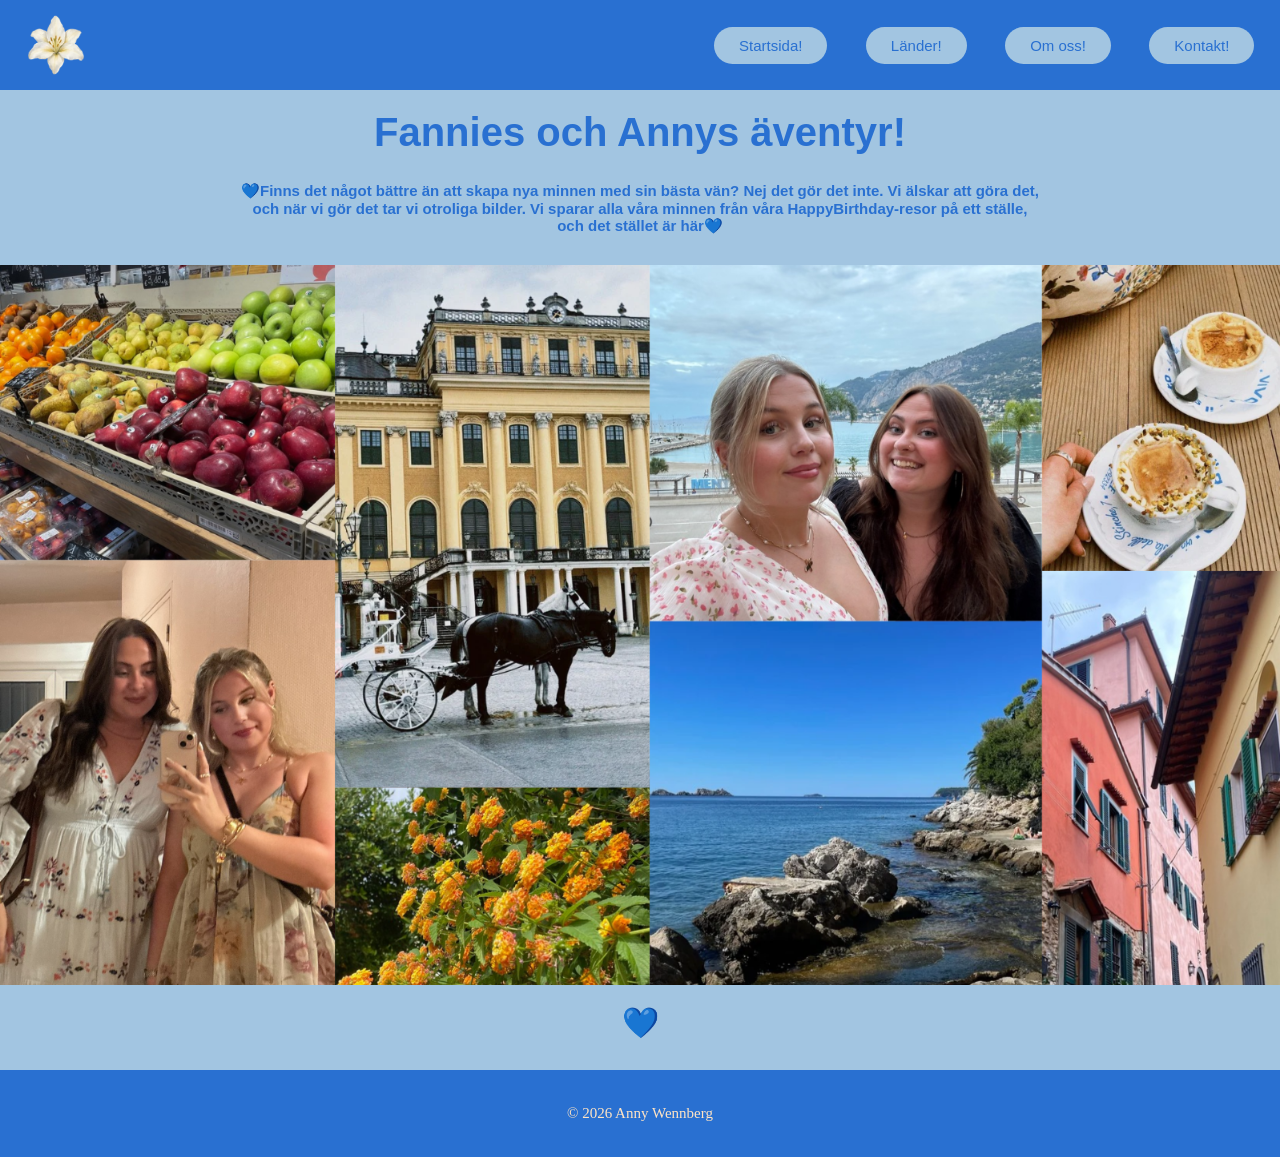
<file: index.html>
<!DOCTYPE html>
<html lang="sv">

<head>
    <meta charset="UTF-8">
    <meta name="viewport" content="width=device-width, initial-scale=1.0">
    <title>Fannies och Annys äventyr - Startsida</title>
    <link rel="stylesheet" href="Style/styles.css">
    <link rel="icon" type="image/png" href="Bilder/blomma.logga.png">
</head>

<body>

    <!--Den övre blå banderollen-->
    <header>
        <div>
            <a href="Blomman.html">
                <img src="Bilder/blomma.banderoll.png" class="headerbild" alt="Till Blomman-sidan">
            </a>
        </div>

        <nav>
            <a href="index.html" class="meny-knapp">Startsida!</a>
            <a href="länder.html" class="meny-knapp">Länder!</a>
            <a href="om-oss.html" class="meny-knapp">Om oss!</a>
            <a href="Kontakt.html" class="meny-knapp">Kontakt!</a>
        </nav>

    </header>

    <!--Rubrik och ingress-->
    <h1>Fannies och Annys äventyr!</h1>
    <h2>💙Finns det något bättre än att skapa nya minnen med sin bästa vän? Nej det gör det inte.
        Vi älskar att göra det, och när vi gör det tar vi otroliga bilder.
        Vi sparar alla våra minnen från våra HappyBirthday-resor på ett ställe, och det stället är här💙</h2>


    <!--Omslagsbilden och den lilla textrutan i bild-->
    <main>
        <div class="omslag">
        </div>
    </main>

    <h3>💙</h3>

    <!--Den nedre blå banderollen-->
    <footer>
        <p> © 2026 Anny Wennberg</p>
    </footer>

</body>

</html>
</file>
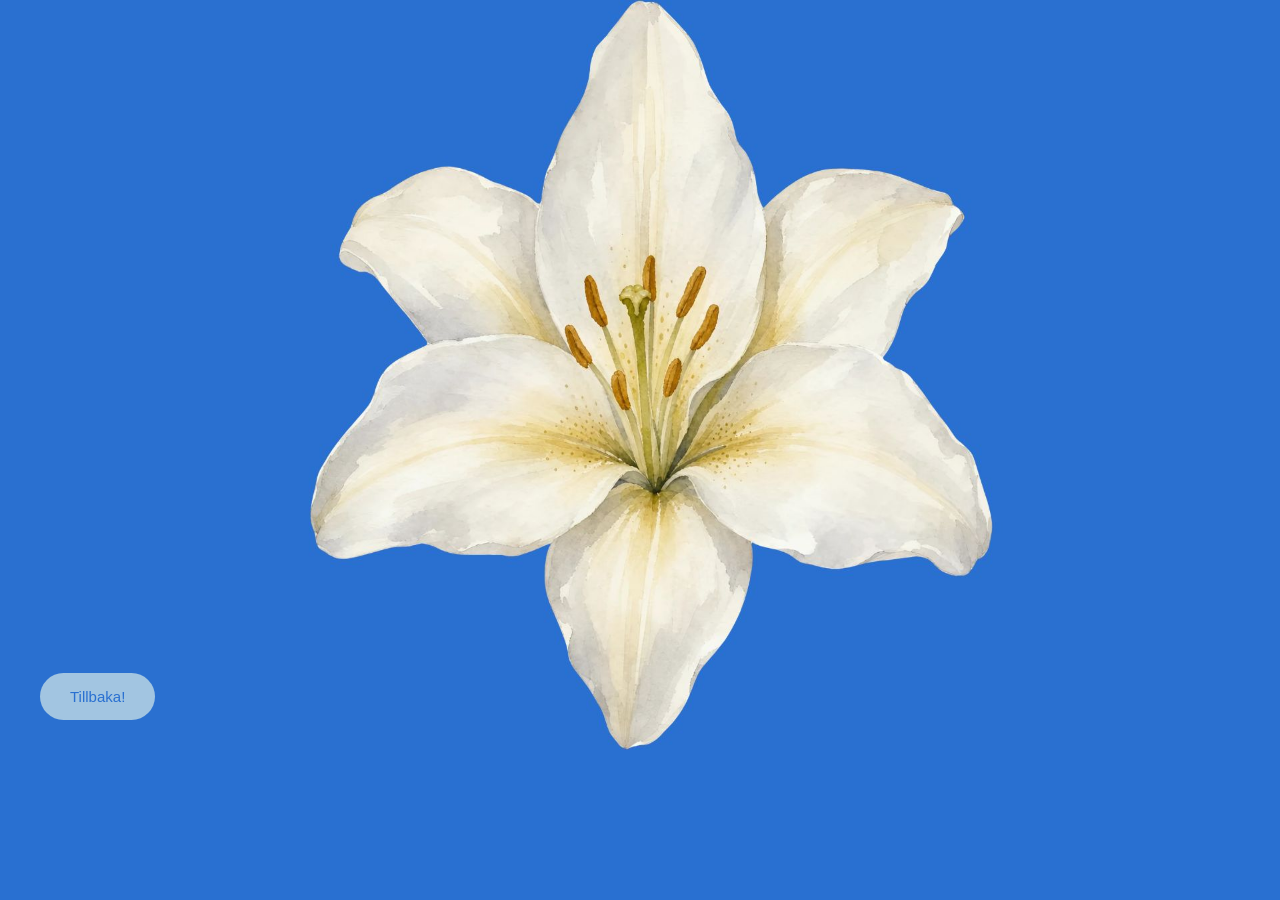
<file: Blomman.html>
<!DOCTYPE html>
<html lang="sv">

<head>
    <meta charset="UTF-8">
    <meta name="viewport" content="width=device-width, initial-scale=1.0">
    <title>Fannies och Annys äventyr - Blomman</title>
    <link rel="stylesheet" href="Style/styles.css">
</head>

<!--BLOMMA-->

<body class="Blomman">
    <div>
        <a href="index.html" class="tillbaka-knapp">
            Tillbaka!
        </a>
    </div>
</body>

</html>
</file>
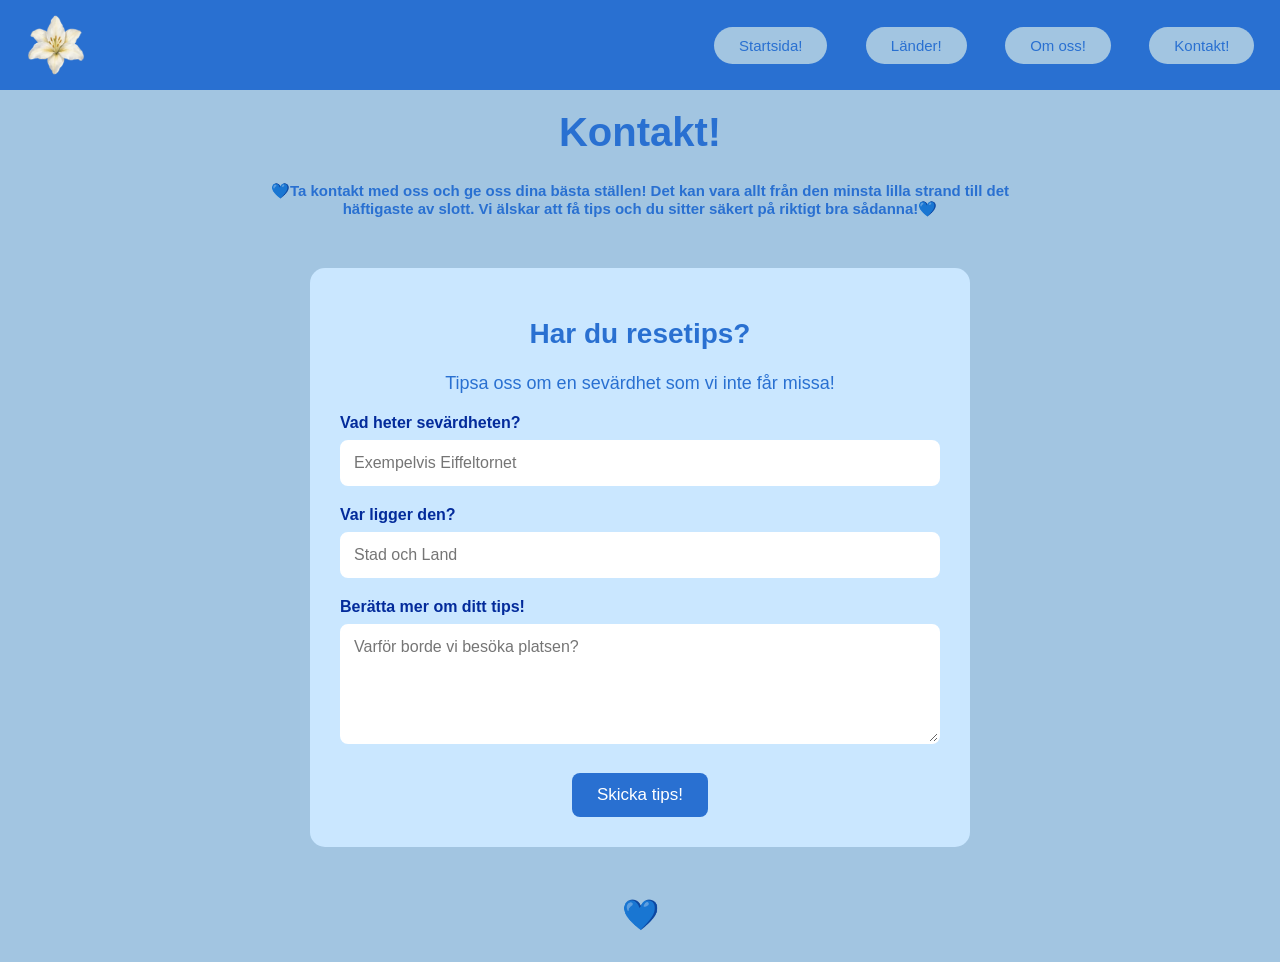
<file: Kontakt.html>
<!DOCTYPE html>
<html lang="sv">

<head>
  <meta charset="UTF-8">
  <meta name="viewport" content="width=device-width, initial-scale=1.0">
  <title>Fannies och Annys äventyr - Kontakt</title>
  <link rel="stylesheet" href="Style/styles.css">
</head>

<body class="Kontakt">

  <!--Den övre blå banderollen-->
  <header>
    <div>
      <a href="Blomman.html">
        <img src="Bilder/blomma.banderoll.png" class="headerbild" alt="Till Blomman-sidan">
      </a>
    </div>

    <nav>
      <a href="index.html" class="meny-knapp">Startsida!</a>
      <a href="länder.html" class="meny-knapp">Länder!</a>
      <a href="om-oss.html" class="meny-knapp">Om oss!</a>
      <a href="Kontakt.html" class="meny-knapp">Kontakt!</a>
    </nav>

  </header>



  <!--Rubrik och ingress-->
  <h1>Kontakt!</h1>
  <h2>💙Ta kontakt med oss och ge oss dina bästa ställen! Det kan vara allt från den minsta lilla strand till det
    häftigaste av slott. Vi älskar att få tips och du sitter säkert på riktigt bra sådanna!💙</h2>


  <!--Formuär för resetips-->
  <section class="resetips">
    <h2>Har du resetips?</h2>
    <p>Tipsa oss om en sevärdhet som vi inte får missa!</p>


    <form id="tipsform">
      <!--Första frågan-->
      <label for="sevärdhet">Vad heter sevärdheten?</label>
      <input type="text" id="sevardhet" required placeholder="Exempelvis Eiffeltornet">

      <!--Andra frågan-->
      <label for="plats">Var ligger den?</label>
      <input type="text" id="plats" required placeholder="Stad och Land">

      <!--Tredje frågan-->
      <label for="tips">Berätta mer om ditt tips!</label>
      <textarea id="tips" required placeholder="Varför borde vi besöka platsen?"></textarea>

      <!--Skicka in svar-->
      <button type="submit">Skicka tips!</button>
    </form>
  </section>

  <h3>💙</h3>

  <!--Kopplar till javascript-->
  <script src="Style/myscript.js"></script>

</body>

</html>
</file>
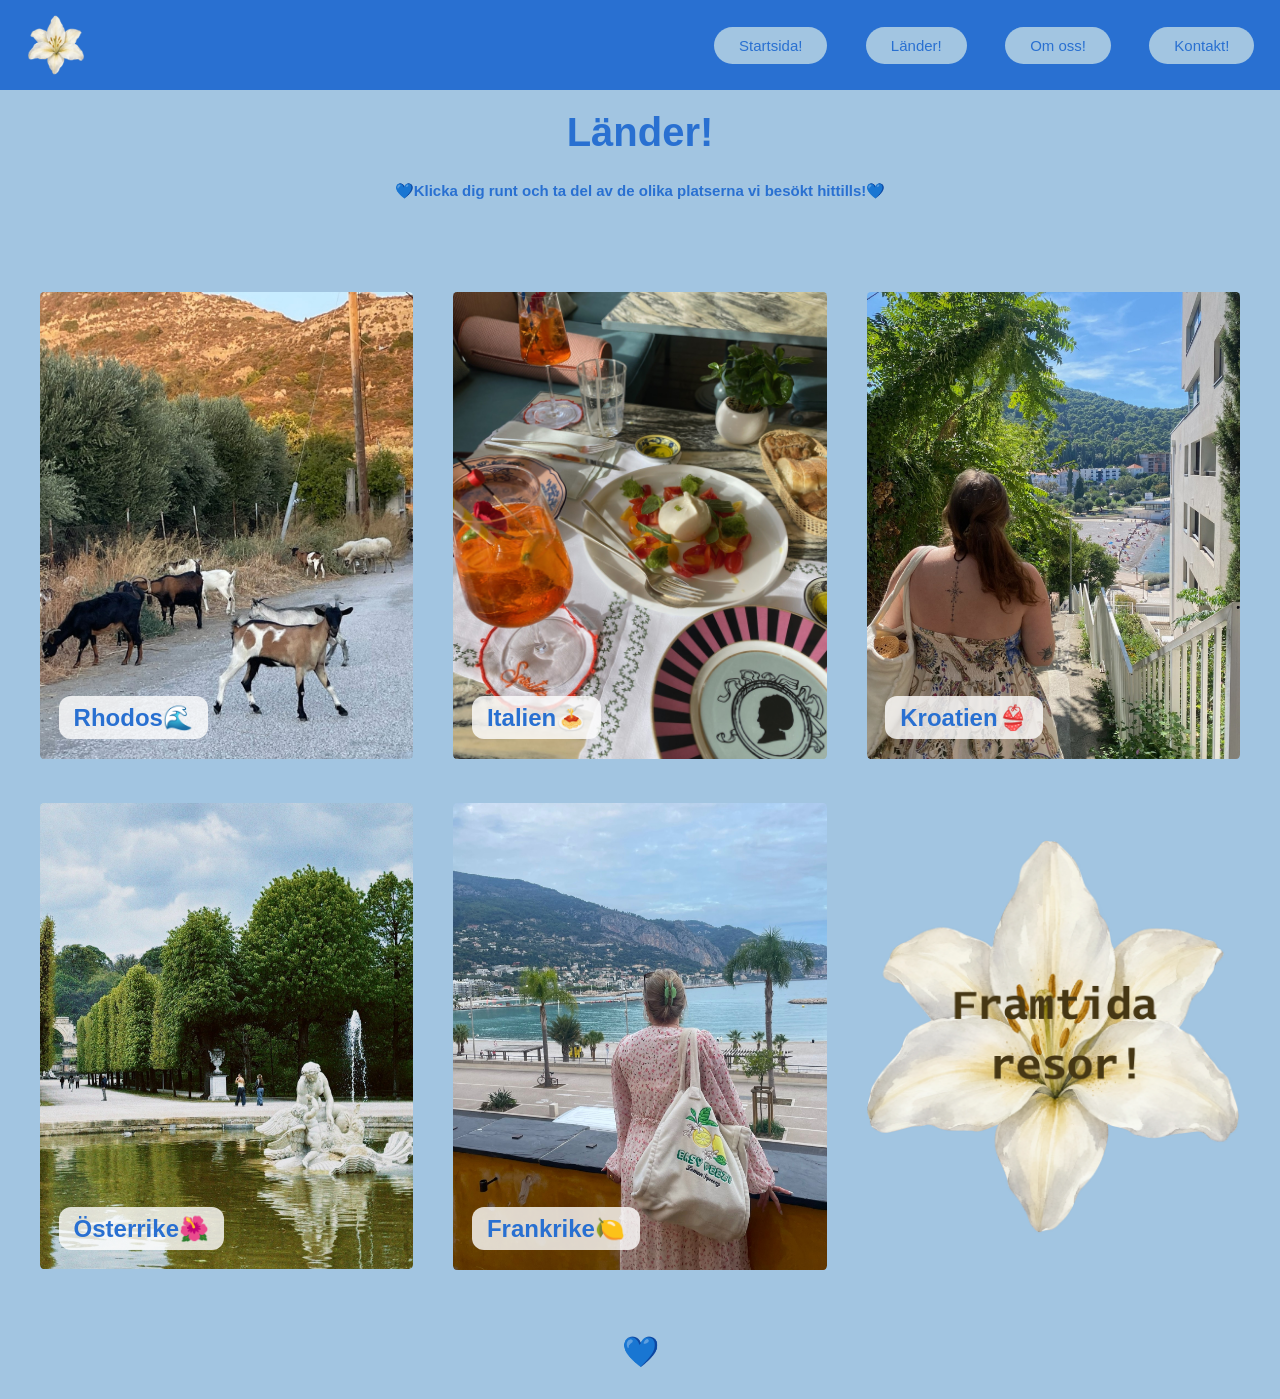
<file: länder.html>
<!DOCTYPE html>
<html lang="sv">

<head>
  <meta charset="UTF-8">
  <meta name="viewport" content="width=device-width, initial-scale=1.0">
  <title>Fannies och Annys äventyr - Länder</title>
  <link rel="stylesheet" href="Style/styles.css">
</head>

<script src="Style/myscript.js" defer></script>



<body class="länder">

  <!--Den övre blå banderollen-->
  <header>
    <div>
      <a href="Blomman.html">
        <img src="Bilder/blomma.banderoll.png" class="headerbild" alt="Till Blomman-sidan">
      </a>
    </div>

    <nav>
      <a href="index.html" class="meny-knapp">Startsida!</a>
      <a href="länder.html" class="meny-knapp">Länder!</a>
      <a href="om-oss.html" class="meny-knapp">Om oss!</a>
      <a href="Kontakt.html" class="meny-knapp">Kontakt!</a>
    </nav>

  </header>
  <!--Rubrik och ingress-->
  <h1>Länder!</h1>
  <h2>💙Klicka dig runt och ta del av de olika platserna vi besökt hittills!💙</h2>



  <main>
    <section class="galleri-intro">
    </section>
    <!--Bilderna och textrutorna i bilderna-->
    <section class="galleriet">
      <div class="bildkort">
        <img src="Bilder/rhodos.jpg" alt="Rhodos">
        <div class="bildtext">Rhodos🌊</div>
      </div>

      <div class="bildkort">
        <img src="Bilder/italien.jpg" alt="Italien">
        <div class="bildtext">Italien🍝</div>
      </div>

      <div class="bildkort">
        <img src="Bilder/kroatien.jpg" alt="Kroatien">
        <div class="bildtext">Kroatien👙</div>
      </div>

      <div class="bildkort">
        <img src="Bilder/österrike.jpg" alt="österrike">
        <div class="bildtext">Österrike🌺</div>
      </div>

      <div class="bildkort">
        <img src="Bilder/frankrike.jpg" alt="frankrike">
        <div class="bildtext">Frankrike🍋</div>
      </div>

      <!--Blomman längst ner med Java-scrpit-->
      <div class="bildkort-framtid" id="slumpa">
        <img src="Bilder/framtida-resor.png" alt="framtida-resor">
      </div>
    </section>
  </main>

  <!--Min lilla popup med våra nya resmål-->
  <div id="resultatpopup" class="popup">
    <div class="popup-innehåll">
      <span id="stangpopup">&times;</span>
      <p>Nästa resa blir till...</p>
      <h1 id="landresultat"></h1>

    </div>
  </div>

  <h3>💙</h3>
</body>

</html>
</file>
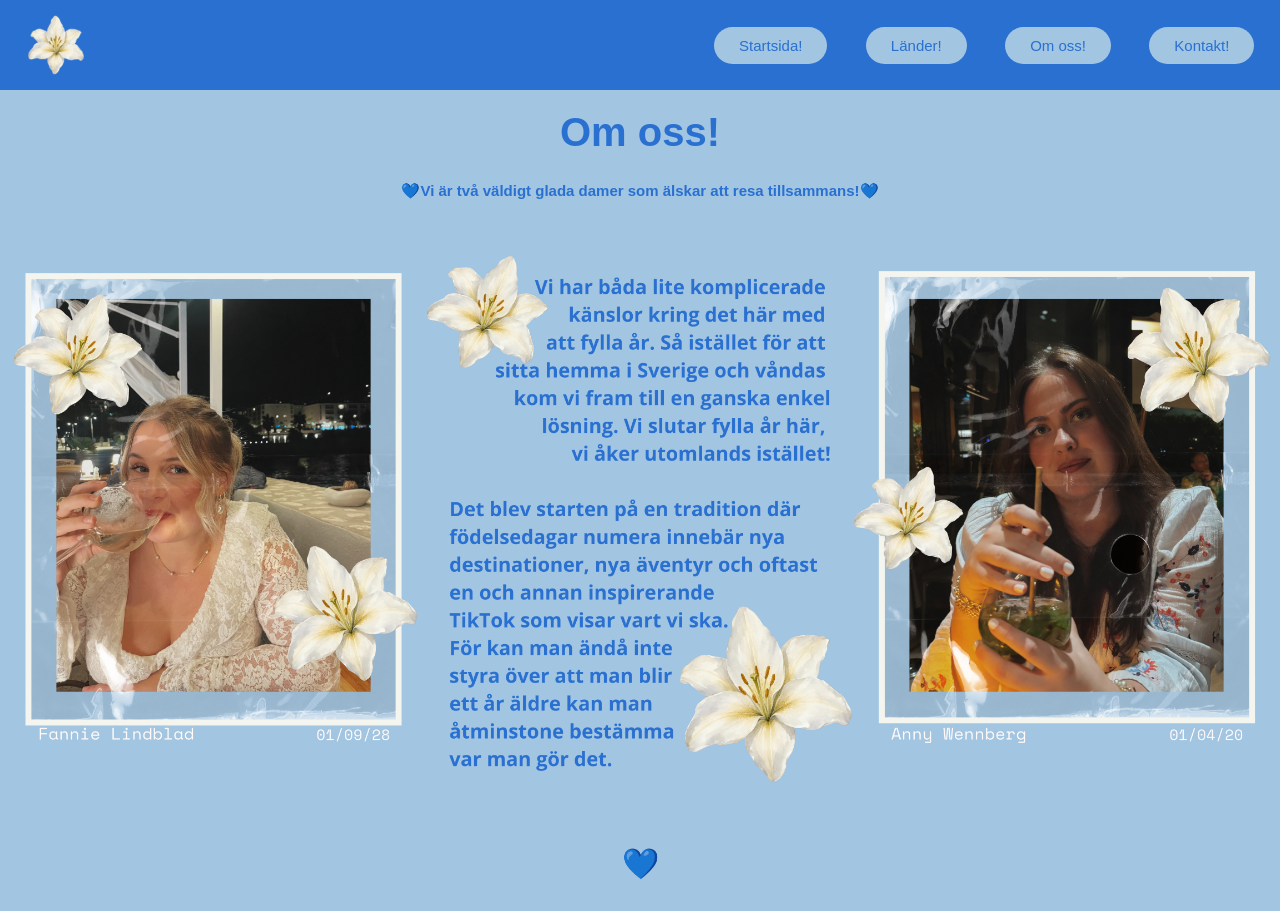
<file: om-oss.html>
<!DOCTYPE html>
<html lang="sv">

<head>
  <meta charset="UTF-8">
  <meta name="viewport" content="width=device-width, initial-scale=1.0">
  <title>Fannies och Annys äventyr - Om oss</title>
  <link rel="stylesheet" href="Style/styles.css">
</head>

<body class="om-oss">

  <!--Den övre blå banderollen-->
  <header>
    <div>
      <a href="Blomman.html">
        <img src="Bilder/blomma.banderoll.png" class="headerbild" alt="Till Blomman-sidan">
      </a>
    </div>

    <nav>
      <a href="index.html" class="meny-knapp">Startsida!</a>
      <a href="länder.html" class="meny-knapp">Länder!</a>
      <a href="om-oss.html" class="meny-knapp">Om oss!</a>
      <a href="Kontakt.html" class="meny-knapp">Kontakt!</a>
    </nav>

  </header>

  <!--Rubrik och ingress-->
  <h1>Om oss!</h1>
  <h2>💙Vi är två väldigt glada damer som älskar att resa tillsammans!💙</h2>


  <section class="om-oss-bilder">
    <div class="personbilder">
      <img src="Bilder/fannie.png" alt="Fannie">
    </div>

    <div class="personbilder">
      <img src="Bilder/text-om-oss.png" alt="Text om oss">
    </div>

    </div>

    <div class="personbilder">
      <img src="Bilder/anny.png" alt="Anny">
    </div>

  </section>

  <h3>💙</h3>
</body>

</html>
</file>
<file: Style/styles.css>
/*Första sidan*/
body {
    background-color: #a2c5e1;
    margin: 0;
    padding: 0;
}

/*Övre blå banderoll*/
header {
    background-color: #2970d1;
    color: #a2c5e1;
    padding: 15px 2%;
    min-height: 80px;
    height: auto;
    box-sizing: border-box;
    text-align: right;
    display: flex;
    justify-content: space-between;
    align-items: center;
    flex-wrap: wrap;
    gap: 15px;
}

/*avståndet mellan knapparna*/
nav {
    display: flex;
    gap: clamp(8px, 3vw, 50px);
    flex-wrap: wrap;
    justify-content: center;
    align-items: center;
}

/*knappar till nästa sida*/
nav a {
    text-decoration: none;
    color: #2970d1;
    background-color: #a2c5e1;
    padding: clamp(7px, 1.5vw, 10px) clamp(10px, 2vw, 25px);
    border-radius: 25px;
    font-size: clamp(11px, 1.2vw, 15px);
    transition: 0.3s;
}

/*effekten när man håller muspekare över knapparna*/
nav a:hover {
    transform: scale(1.10);
}

/* Stilen på knapparna*/
.meny-knapp {
    font-family: 'Lucida Grande', Geneva, Verdana, sans-serif;
}


/*den lilla blomman*/
.headerbild {
    width: 60px;
    height: auto;
    display: block;
    transition: transform 0.3s ease;
}

/* när muspekaren är över blomman*/
.headerbild:hover {
    background-color: #a2c5e1;
    color: #2970d1;
    transform: scale(1.10);
}


h1 {
    color: #2970d1;
    font-size: 40px;
    font-family: 'Lucida Grande', Geneva, Verdana, sans-serif;
    margin-top: 20px;
    text-align: center;
}

h2 {
    color: #2970d1;
    font-size: 15px;
    font-family: 'Lucida Grande', Geneva, Verdana, sans-serif;
    margin-top: 20px;
    text-align: center;
    max-width: 800px;
    width: 90%;
    margin-left: auto;
    margin-right: auto;

}

h3 {
    color: #2970d1;
    font-size: 30px;
    margin-top: 20px;
    text-align: center;
}

/*bilden på första sidan*/
.omslag {
    background-image: url(../Bilder/omslagsbild.png);
    background-size: 100% auto;
    background-position: center top;
    background-repeat: no-repeat;
    width: 100%;
    height: auto;
    aspect-ratio: 16/9;
    display: flex;
    align-items: flex-end;
    margin-top: 30px;
}


/*effekten när man håller muspekare över tillbaka knappen*/
.tillbaka-knapp:hover {
    transform: scale(1.10);
}

.tillbaka-knapp {
    display: block;
    width: fit-content;
    margin: 0 40px 0 auto;

    background-color: #a2c5e1;
    color: #2970d1;
    font-family: 'Lucida Grande', Geneva, Verdana, sans-serif;
    text-decoration: none;
    background-color: #a2c5e1;
    padding: 15px 30px;
    border-radius: 25px;
    font-size: 15px;
    transition: 0.3s;
}

/*Nedre blå banderoll*/
footer {
    background-color: #2970d1;
    color: bisque;
    text-align: center;
    font-family: Georgia, 'Times New Roman', Times, serif;
    font-size: 15px;
    margin-top: -0, 5%;
    padding: 20px
}

/*Blomman-sidan*/
.Blomman {
    background-color: #2970d1;
    background-image: url(../Bilder/blomma.storbild.jpg);
    background-size: 100% 100%;
    background-position: center top;
    background-repeat: no-repeat;
    width: 100%;
    height: auto;
    aspect-ratio: 16/9;
    display: flex;
    align-items: flex-end;
    margin-top: 30px;
}

body.Blomman .tillbaka-knapp {
    margin: 20px 0 30px 40px;
}


/*Formulär för resetips*/
.Kontakt .resetips {
    background-color: #cae7ff;
    padding: 30px;
    margin: 50px auto;
    max-width: 600px;
    border-radius: 15px;
    text-align: center;
    border: #032b9b;
}

/*Rubrik*/
.Kontakt .resetips h2 {
    color: #2970d1;
    font-size: 28px;
    font-family: 'Lucida Sans Unicode', Geneva, Verdana, sans-serif;
}

/*Texten*/
.Kontakt .resetips p {
    color: #2970d1;
    font-size: 18px;
    font-family: 'Lucida Sans Unicode', Geneva, Verdana, sans-serif;
}

/*Frågetext*/
.Kontakt .resetips label {
    display: block;
    text-align: left;
    margin-top: 20px;
    color: #032b9b;
    font-weight: bold;
    font-family: 'Lucida Grande', 'Lucida Sans Unicode', Geneva, Verdana, sans-serif;
}

/*Svarsrutor*/
.Kontakt .resetips input,
.Kontakt .resetips textarea {
    width: 100%;
    padding: 12px;
    margin-top: 8px;
    border: 2px solid white;
    border-radius: 8px;
    box-sizing: border-box;
    font-family: 'Lucida Grande', 'Lucida Sans Unicode', Geneva, Verdana, sans-serif;
    font-size: 16px;
}

/*Gör textrutan lite större*/
.Kontakt .resetips textarea {
    min-height: 120px;
    resize: vertical;
}

/*Skicka knapp*/
.Kontakt .resetips button {
    background-color: #2970d1;
    color: white;
    padding: 12px 25px;
    margin-top: 25px;
    border: none;
    border-radius: 8px;
    font-size: 17px;
    cursor: pointer;
    font-family: 'Lucida Grande', 'Lucida Sans Unicode', Geneva, Verdana, sans-serif;
}

/*När musen svävar över knappen*/
.Kontakt .resetips button:hover {
    transform: scale(1.10);
}


/* om oss-sidan*/
body.om-oss .tillbaka-knapp {
    background-color: #a2c5e1;
    color: #2970d1;
}

.om-oss-bilder {
    display: grid;
    grid-template-columns: repeat(3, minmax(0, 1fr));
    gap: 0px;
    padding: 0px;
}

.om-oss-bilder .personbilder {
    min-width: 0;
    width: 100%;
}

.personbilder img {
    width: 100%;
    max-width: 100%;
    min-width: 0;
    height: auto;
    display: block;
    object-fit: cover;
    border-radius: 5%;
    margin-top: 40px;
    margin-bottom: 40px;
    box-sizing: border-box;
}


/*flytta rubrikbilderna närmare blomman*/
.länder header .rubriker,
.Kontakt header .rubriker,
.om-oss header .rubriker {
    transform: translateX();
}


/* Länder-sidan*/
body.länder .tillbaka-knapp {
    background-color: #a2c5e1;
    color: #2970d1;
}

/*Bildgalleriet på alla resorna*/
.galleri-intro {
    text-align: center;
    padding: 20px;
}

.galleriet {
    display: grid;
    grid-template-columns: repeat(3, 1fr);
    gap: 40px;
    padding: 40px;
}

.galleriet img {
    width: 100%;
    height: auto;
    object-fit: cover;
    border-radius: 1%;
    border-color: white;
}

.bildkort {
    position: relative;
    transition: 0.3s ease;
}

.bildtext {
    position: absolute;
    bottom: 5%;
    left: 5%;
    color: #2970d1;
    font-family: 'Lucida Grande', Geneva, Verdana, sans-serif;
    font-weight: bold;
    font-size: clamp(10px, 2vw, 24px);
    background-color: rgba(255, 255, 255, 0.8);
    padding: 2% 4%;
    border-radius: 12px;
}

/*Bilden på blomman längst ner*/
.bildkort-framtid {
    position: relative;
}

.bildkort-framtid .bildtext {
    position: absolute;
    top: 50%;
    left: 50%;
    bottom: auto;
    color: #463610;
    background-color: transparent;
    transform: translate(-50%, -50%);
    white-space: nowrap;
}

.bildkort:hover {
    transform: scale(1.08);
    transition: transform 0.3s ease;
}

/*Blommnan länst ner i bild som visar vart vi ska nästa gång*/
.bildkort-framtid {
    cursor: pointer;
    transition: transform 0.3s ease;
}

.bildkort-framtid:hover {
    transform: scale(1.08);
}

/*Popupen som visar vårt nästa resmål*/
.popup {
    display: none;
    position: fixed;
    z-index: 999;
    inset: 0;
    background: rgba (0, 0, 0, 0.35);
    justify-content: center;
    align-items: center;

}

.popup-innehåll {
    background-color: white;
    padding: 20px;
    border-radius: 25px;
    text-align: center;
    width: 50%;
    max-width: 400px;
    color: #2970d1;
    box-shadow: 0 5px 20px rgba (0, 0, 0, 0.15);
}

.popup-innehåll h2 {
    font-size: 25px;
}

.popup-innehåll h1 {
    font-size: 35px;
    color: #2970d1;
}

#stangpopup {
    float: right;
    font-size: 28px;
    cursor: pointer;
}
</file>
